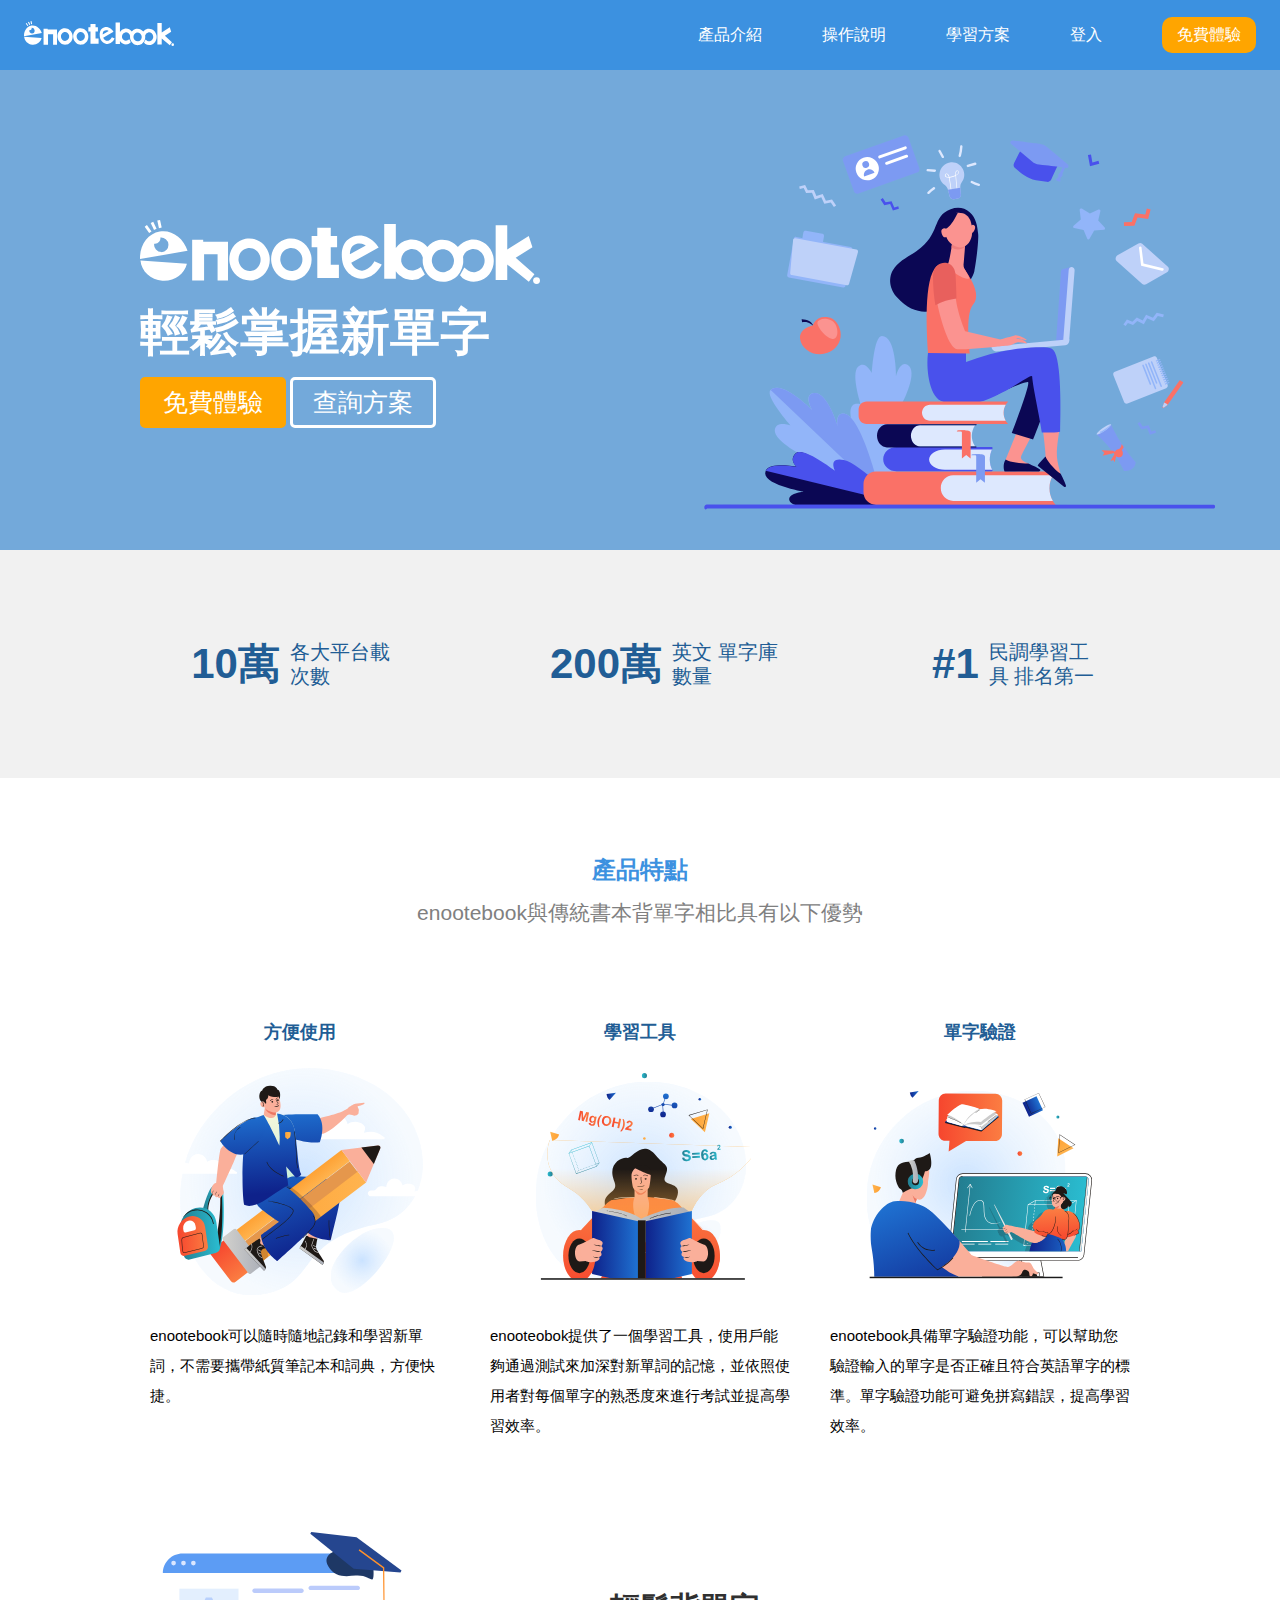
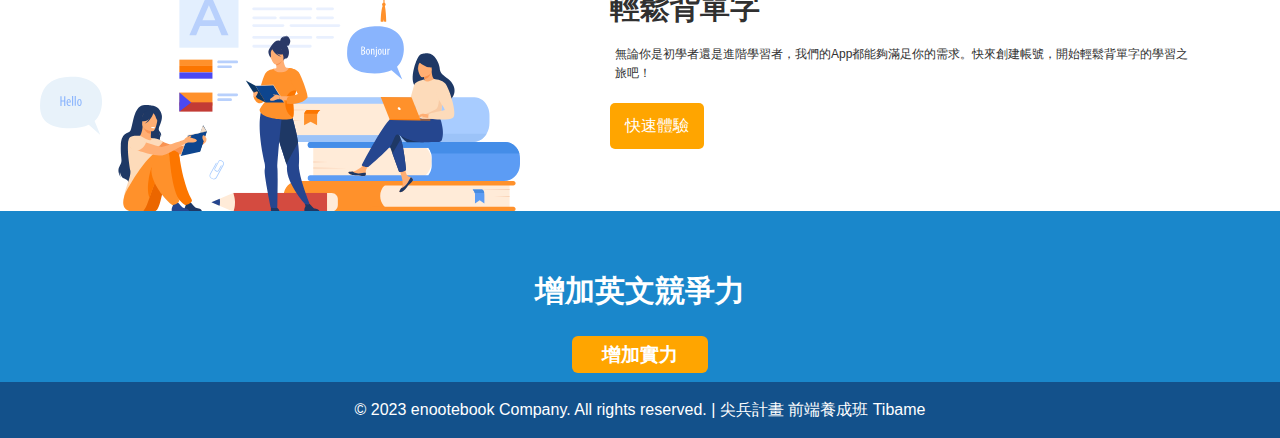
<file: index.html>
<!DOCTYPE html>
<html lang="en">
  <head>
    <meta charset="UTF-8" />
    <meta http-equiv="X-UA-Compatible" content="IE=edge" />
    <meta
      name="viewport"
      content="width=device-width, initial-scale=1.0, maximum-scale=1.0, user-scalable=0"
    />
    <link rel="stylesheet" href="css/index.css" />
    <link rel="stylesheet" href="css/template/vb_template.css" />
    <link rel="stylesheet" href="css/template/style_guide.css" />
    <title>Enootebook</title>
  </head>
  <body>
    <!-- header -->
    <header>
      <nav class="navbar">
        <a class="nav-branding" href="index.html"
          ><img src="svg/01_logo/enotebook_logo-white.svg"
        /></a>

        <ul class="nav-menu">
          <li class="nav-item">
            <a class="nav-link" href="index.html">產品介紹</a>
          </li>
          <li class="nav-item">
            <a class="nav-link" href="vb_steps.html">操作說明</a>
          </li>
          <li class="nav-item">
            <a class="nav-link" href="vb_pricingPage.html">學習方案</a>
          </li>
          <li class="nav-item">
            <a class="nav-link" class="btn-login" href="db_home.html">登入</a>
          </li>
          <li class="nav-item nav_outline">
            <a class="nav-link" class="btn-freelogin" href="db_home.html"
              >免費體驗</a
            >
          </li>
        </ul>

        <div class="hamburger">
          <span class="bar"></span>
          <span class="bar"></span>
          <span class="bar"></span>
        </div>
      </nav>
    </header>
    <div class="top-banner">
      <div class="header-banner">
        <div class="header-banner-box">
          <img src="svg/01_logo/enotebook_logo-white.svg" />
          <h1>輕鬆掌握新單字</h1>
          <div class="top_banner_btnBox">
            <a href="db_home.html" class="btn-banner-free">免費體驗</a>
            <a href="vb_pricingPage.html" class="btn-update">查詢方案</a>
          </div>
        </div>
      </div>
    </div>
    <div>
      <ul class="three-section">
        <li>
          <h3>10萬</h3>
          <p>各大平台載次數</p>
        </li>
        <li>
          <h3>200萬</h3>
          <p>英文 單字庫數量</p>
        </li>
        <li>
          <h3>#1</h3>
          <p>民調學習工具 排名第一</p>
        </li>
      </ul>
    </div>

    <main>
      <h2 class="main-title">產品特點</h2>
      <p class="main-subtitle">enootebook與傳統書本背單字相比具有以下優勢</p>
      <ul class="main-box">
        <li>
          <h3>方便使用</h3>
          <img src="svg/03_illustrator/01_HomePage/bn-feature-01.svg" />
          <p>
            enootebook可以隨時隨地記錄和學習新單詞，不需要攜帶紙質筆記本和詞典，方便快捷。
          </p>
        </li>
        <li>
          <h3>學習工具</h3>
          <img src="svg/03_illustrator/01_HomePage/bn-feature-03.svg" />
          <p>
            enooteobok提供了一個學習工具，使用戶能夠通過測試來加深對新單詞的記憶，並依照使用者對每個單字的熟悉度來進行考試並提高學習效率。
          </p>
        </li>
        <li>
          <h3>單字驗證</h3>
          <img src="svg/03_illustrator/01_HomePage/bn-feature-02.svg" />
          <p>
            enootebook具備單字驗證功能，可以幫助您驗證輸入的單字是否正確且符合英語單字的標準。單字驗證功能可避免拼寫錯誤，提高學習效率。
          </p>
        </li>
      </ul>
    </main>
    <div class="main-banner1">
      <div class="main-bn-innerbox">
        <img
          src="svg/03_illustrator/01_HomePage/bn_learningPeople.svg"
          alt=""
        />
        <div class="mb1-right">
          <h2>輕鬆背單字</h2>
          <p>
            無論你是初學者還是進階學習者，我們的App都能夠滿足你的需求。快來創建帳號，開始輕鬆背單字的學習之旅吧！
          </p>
          <a href="#">快速體驗</a>
        </div>
      </div>
    </div>
    <div class="main-banner2">
      <div class="mb2-box">
        <h3>增加英文競爭力</h3>
        <a class="btn-orange" href="#">增加實力</a>
      </div>
    </div>
    <footer>
      <p>
        &copy; 2023 enootebook Company. All rights reserved. |

        <a href="#">尖兵計畫 前端養成班</a><a href="#"> Tibame</a>
      </p>
    </footer>
    <script src="js/vb_temp.js"></script>
  </body>
</html>
</file>
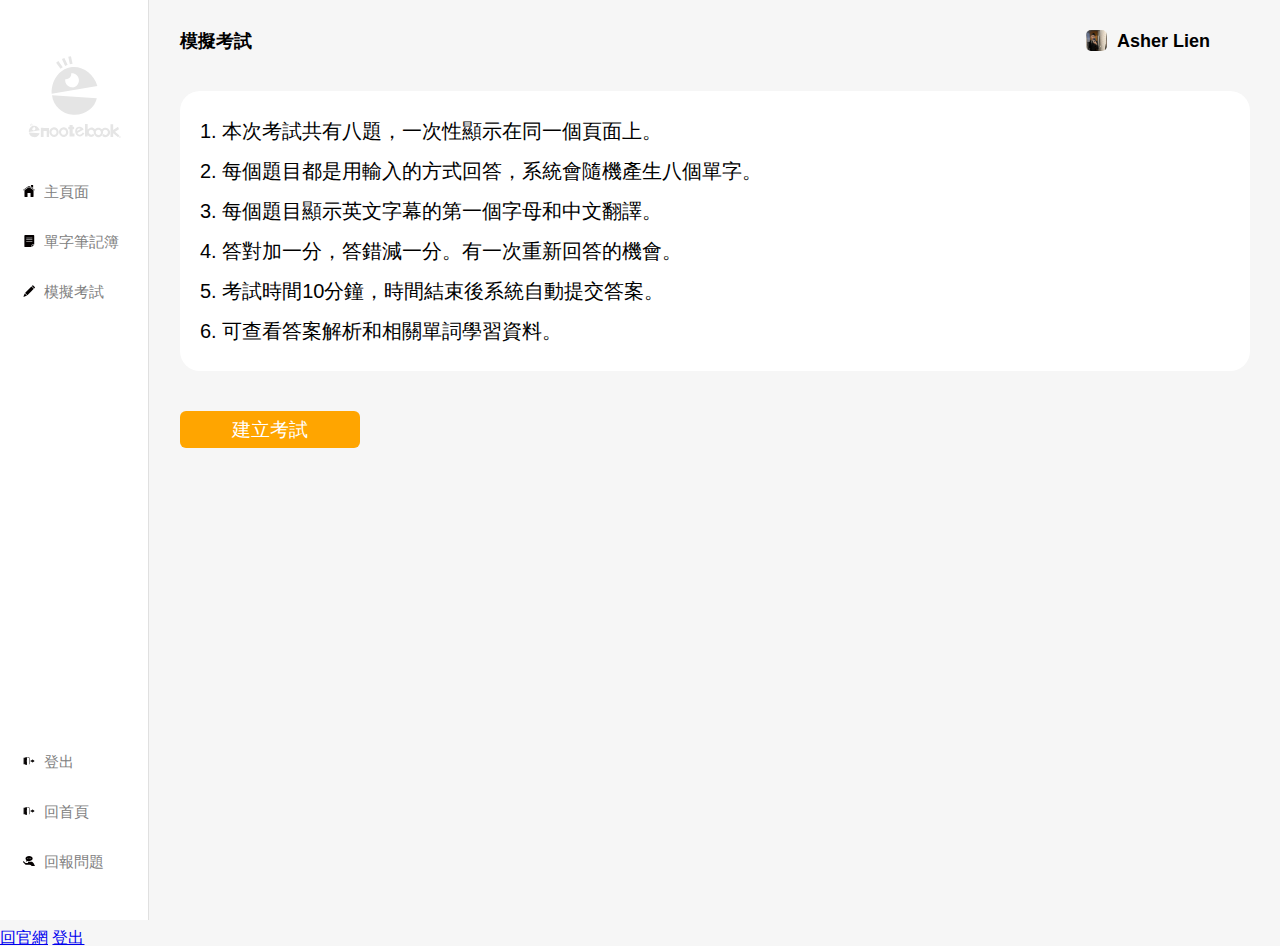
<file: db_exam.html>
<!DOCTYPE html>
<html lang="en">
  <head>
    <meta charset="UTF-8" />
    <meta http-equiv="X-UA-Compatible" content="IE=edge" />
    <meta
      name="viewport"
      content="width=device-width, initial-scale=1.0, maximum-scale=1.0, user-scalable=0"
    />
    <link rel="stylesheet" href="css/db_exam.css" />
    <link rel="stylesheet" href="css/template/db_template.css" />
    <link rel="stylesheet" href="css/template/style_guide.css" />
    <title>Enotebook</title>
  </head>
  <body>
    <nav class="navbar">
      <div class="top-info">
        <img class="logo" src="svg/01_logo/enotebook_e_grey.svg" />
      </div>

      <div class="menu-items">
        <ul class="nav-links">
          <li class="nav-item">
            <a href="db_home.html">
              <i>
                <img class="icon-s" src="svg/02_icon/icon-home.svg" />
              </i>

              <span class="link-name">主頁面</span>
            </a>
          </li>
          <li class="nav-item">
            <a href="db_wordlist.html">
              <i>
                <img class="icon-s" src="svg/02_icon/icon-list.svg" />
              </i>

              <span class="link-name">單字筆記簿</span>
            </a>
          </li>
          <li class="nav-item">
            <a href="db_exam.html">
              <i><img class="icon-s" src="svg/02_icon/icon-test.svg" /></i>

              <span class="link-name">模擬考試</span>
            </a>
          </li>
        </ul>
        <ul class="logout-mode">
          <li class="mode nav-item">
            <a href="index.html">
              <i><img class="icon-s" src="svg/02_icon/icon-logout.svg" /></i>
              <span class="link-name">登出</span>
            </a>
          </li>
          <li class="nav-item">
            <a href="index.html">
              <i><img class="icon-s" src="svg/02_icon/icon-logout.svg" /></i>

              <span class="link-name">回首頁</span>
            </a>
          </li>
          <li>
            <a href="db_report.html">
              <i><img class="icon-s" src="svg/02_icon/icon-advice.svg" /></i>

              <span class="link-name">回報問題</span>
            </a>
          </li>
        </ul>
      </div>
    </nav>
    <!-- ----------------儀表板------------------ -->
    <section class="dashboard">
      <!-- 標題 -->

      <!-- Content -->
      <div class="dash-content">
        <div class="top">
          <div class="top-greeting">模擬考試</div>
          <div class="head-box">
            <img src="image/02_Dashboard/user_photo.png" />
            <p>Asher Lien</p>
            <div class="hamburger">
              <span class="bar"></span>
              <span class="bar"></span>
              <span class="bar"></span>
            </div>
          </div>
        </div>
        <div class="overview">
          <div class="text-box">
            <p>1. 本次考試共有八題，一次性顯示在同一個頁面上。</p>
            <p>2. 每個題目都是用輸入的方式回答，系統會隨機產生八個單字。</p>
            <p>3. 每個題目顯示英文字幕的第一個字母和中文翻譯。</p>
            <p>4. 答對加一分，答錯減一分。有一次重新回答的機會。</p>
            <p>5. 考試時間10分鐘，時間結束後系統自動提交答案。</p>
            <p>6. 可查看答案解析和相關單詞學習資料。</p>
          </div>
          <a class="btn-exam btn-orange" href="db_exam_testing.html"
            >建立考試</a
          >
        </div>
      </div>
    </section>
    <div class="popup">
      <div class="popup_nav">
        <!-- rwd導覽列 -->
        <div class="rwd_navlink_box">
          <a class="rwd_navlink" href="db_home.html">
            <img class="rwd_icon" src="svg/02_icon/icon-home.svg" />
            <p>主畫面</p>
          </a>
          <a class="rwd_navlink" href="db_wordlist.html">
            <img class="rwd_icon" src="svg/02_icon/icon-list.svg" />
            <p>筆記簿</p>
          </a>
          <a class="rwd_navlink" href="db_exam.html">
            <img class="rwd_icon" src="svg/02_icon/icon-test.svg" />
            <p>考試</p>
          </a>
        </div>
        <div class="rwd_logout_box">
          <a href="index.html">回官網</a>
          <a href="index.html">登出</a>
        </div>
      </div>
    </div>
    <script src="js/db_temp.js"></script>
  </body>
</html>
</file>
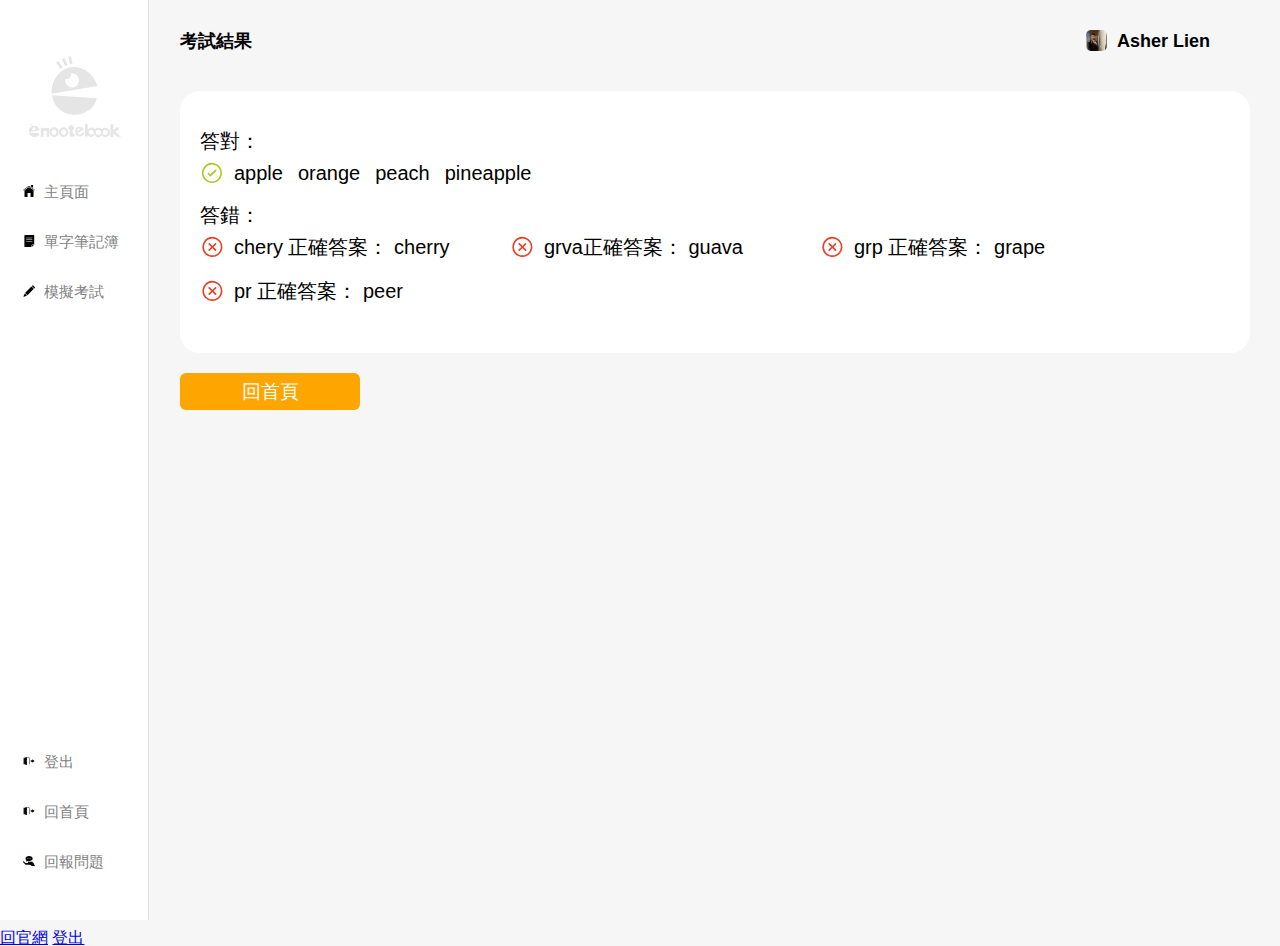
<file: db_exam_result.html>
<!DOCTYPE html>
<html lang="en">
  <head>
    <meta charset="UTF-8" />
    <meta http-equiv="X-UA-Compatible" content="IE=edge" />
    <meta
      name="viewport"
      content="width=device-width, initial-scale=1.0, maximum-scale=1.0, user-scalable=0"
    />
    <link rel="stylesheet" href="css/db_exam_result.css" />
    <link rel="stylesheet" href="css/template/db_template.css" />
    <link rel="stylesheet" href="css/template/style_guide.css" />
    <title>Enotebook</title>
  </head>
  <body>
    <nav class="navbar">
      <div class="top-info">
        <img class="logo" src="svg/01_logo/enotebook_e_grey.svg" />
      </div>

      <div class="menu-items">
        <ul class="nav-links">
          <li class="nav-item">
            <a href="db_home.html">
              <i>
                <img class="icon-s" src="svg/02_icon/icon-home.svg" />
              </i>

              <span class="link-name">主頁面</span>
            </a>
          </li>
          <li class="nav-item">
            <a href="db_wordlist.html">
              <i>
                <img class="icon-s" src="svg/02_icon/icon-list.svg" />
              </i>

              <span class="link-name">單字筆記簿</span>
            </a>
          </li>
          <li class="nav-item">
            <a href="db_exam.html">
              <i><img class="icon-s" src="svg/02_icon/icon-test.svg" /></i>

              <span class="link-name">模擬考試</span>
            </a>
          </li>
        </ul>
        <ul class="logout-mode">
          <li class="mode nav-item">
            <a href="index.html">
              <i><img class="icon-s" src="svg/02_icon/icon-logout.svg" /></i>
              <span class="link-name">登出</span>
            </a>
          </li>
          <li class="nav-item">
            <a href="index.html">
              <i><img class="icon-s" src="svg/02_icon/icon-logout.svg" /></i>

              <span class="link-name">回首頁</span>
            </a>
          </li>
          <li>
            <a href="db_report.html">
              <i><img class="icon-s" src="svg/02_icon/icon-advice.svg" /></i>

              <span class="link-name">回報問題</span>
            </a>
          </li>
        </ul>
      </div>
    </nav>
    <!-- ----------------儀表板------------------ -->
    <section class="dashboard">
      <div class="dash-content">
        <!-- 標題 -->
        <div class="top">
          <div class="top-greeting">考試結果</div>
          <div class="head-box">
            <img src="image/02_Dashboard/user_photo.png" />
            <p>Asher Lien</p>
            <div class="hamburger">
              <span class="bar"></span>
              <span class="bar"></span>
              <span class="bar"></span>
            </div>
          </div>
        </div>
        <div class="overview">
          <div class="result-box">
            <div class="result-correctbox">
              <h2>答對：</h2>
              <div class="result-correctbox-item">
                <img class="icon-m" src="svg/02_icon/icon-correct.svg" alt="" />
                <div class="result-correctbox-textbox">
                  <p>apple</p>
                  <p>orange</p>
                  <p>peach</p>
                  <p>pineapple</p>
                </div>
              </div>
            </div>
            <div class="result-wrongbox">
              <h2>答錯：</h2>
              <div class="result-wrongbox-item-all">
                <div class="result-wrongbox-item">
                  <img class="icon-m" src="svg/02_icon/icon-wrong.svg" alt="" />
                  <p>chery 正確答案： cherry</p>
                </div>
                <div class="result-wrongbox-item">
                  <img class="icon-m" src="svg/02_icon/icon-wrong.svg" alt="" />
                  <p>grva正確答案： guava</p>
                </div>
                <div class="result-wrongbox-item">
                  <img class="icon-m" src="svg/02_icon/icon-wrong.svg" alt="" />
                  <p>grp 正確答案： grape</p>
                </div>
                <div class="result-wrongbox-item">
                  <img class="icon-m" src="svg/02_icon/icon-wrong.svg" alt="" />
                  <p>pr 正確答案： peer</p>
                </div>
              </div>
            </div>
          </div>
          <a class="btn-submit btn-orange" href="db_home.html">回首頁</a>
        </div>
      </div>
    </section>
    <div class="popup">
      <div class="popup_nav">
        <!-- rwd導覽列 -->
        <div class="rwd_navlink_box">
          <a class="rwd_navlink" href="db_home.html">
            <img class="rwd_icon" src="svg/02_icon/icon-home.svg" />
            <p>主畫面</p>
          </a>
          <a class="rwd_navlink" href="db_wordlist.html">
            <img class="rwd_icon" src="svg/02_icon/icon-list.svg" />
            <p>筆記簿</p>
          </a>
          <a class="rwd_navlink" href="db_exam.html">
            <img class="rwd_icon" src="svg/02_icon/icon-test.svg" />
            <p>考試</p>
          </a>
        </div>
        <div class="rwd_logout_box">
          <a href="index.html">回官網</a>
          <a href="index.html">登出</a>
        </div>
      </div>
    </div>
    <script src="js/db_temp.js"></script>
  </body>
</html>
</file>
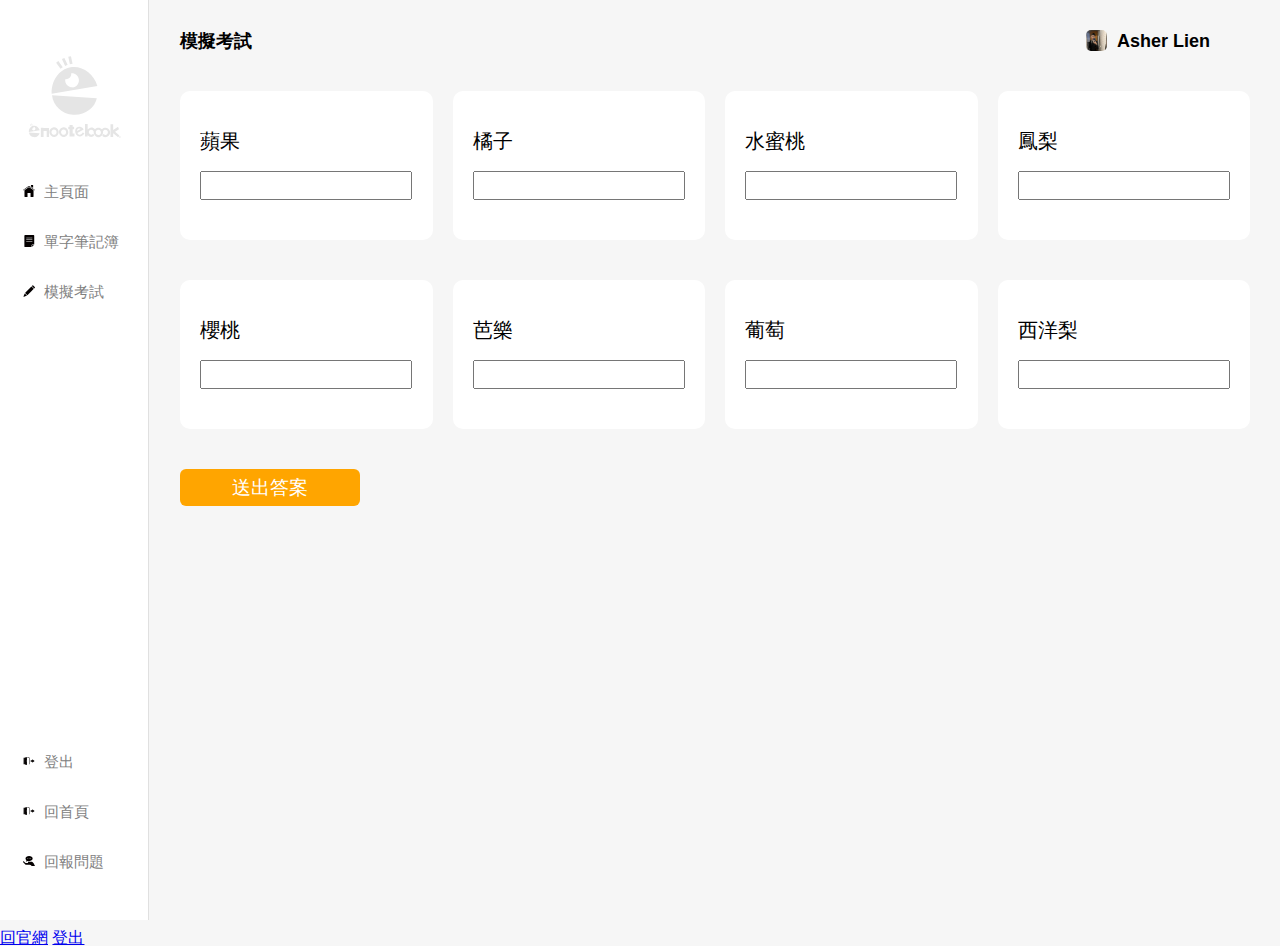
<file: db_exam_testing.html>
<!DOCTYPE html>
<html lang="en">
  <head>
    <meta charset="UTF-8" />
    <meta http-equiv="X-UA-Compatible" content="IE=edge" />
    <meta
      name="viewport"
      content="width=device-width, initial-scale=1.0, maximum-scale=1.0, user-scalable=0"
    />
    <link rel="stylesheet" href="css/db_exam_testing.css" />
    <link rel="stylesheet" href="css/template/db_template.css" />
    <link rel="stylesheet" href="css/template/style_guide.css" />
    <title>Enotebook</title>
  </head>
  <body>
    <nav class="navbar">
      <div class="top-info">
        <img class="logo" src="svg/01_logo/enotebook_e_grey.svg" />
      </div>

      <div class="menu-items">
        <ul class="nav-links">
          <li class="nav-item">
            <a href="db_home.html">
              <i>
                <img class="icon-s" src="svg/02_icon/icon-home.svg" />
              </i>

              <span class="link-name">主頁面</span>
            </a>
          </li>
          <li class="nav-item">
            <a href="db_wordlist.html">
              <i>
                <img class="icon-s" src="svg/02_icon/icon-list.svg" />
              </i>

              <span class="link-name">單字筆記簿</span>
            </a>
          </li>
          <li class="nav-item">
            <a href="db_exam.html">
              <i><img class="icon-s" src="svg/02_icon/icon-test.svg" /></i>

              <span class="link-name">模擬考試</span>
            </a>
          </li>
        </ul>
        <ul class="logout-mode">
          <li class="mode nav-item">
            <a href="index.html">
              <i><img class="icon-s" src="svg/02_icon/icon-logout.svg" /></i>
              <span class="link-name">登出</span>
            </a>
          </li>
          <li class="nav-item">
            <a href="index.html">
              <i><img class="icon-s" src="svg/02_icon/icon-logout.svg" /></i>

              <span class="link-name">回首頁</span>
            </a>
          </li>
          <li>
            <a href="db_report.html">
              <i><img class="icon-s" src="svg/02_icon/icon-advice.svg" /></i>

              <span class="link-name">回報問題</span>
            </a>
          </li>
        </ul>
      </div>
    </nav>
    <!-- ----------------儀表板------------------ -->
    <section class="dashboard">
      <div class="dash-content">
        <!-- 標題 -->
        <div class="top">
          <div class="top-greeting">模擬考試</div>
          <div class="head-box">
            <img src="image/02_Dashboard/user_photo.png" />
            <p>Asher Lien</p>
            <div class="hamburger">
              <span class="bar"></span>
              <span class="bar"></span>
              <span class="bar"></span>
            </div>
          </div>
        </div>
        <div class="overview">
          <div class="exam-box">
            <div class="exam-box-card">
              <p>蘋果</p>
              <input type="text" />
            </div>
            <div class="exam-box-card">
              <p>橘子</p>
              <input type="text" />
            </div>
            <div class="exam-box-card">
              <p>水蜜桃</p>
              <input type="text" />
            </div>
            <div class="exam-box-card">
              <p>鳳梨</p>
              <input type="text" />
            </div>
          </div>
          <div class="exam-box">
            <div class="exam-box-card">
              <p>櫻桃</p>
              <input type="text" />
            </div>
            <div class="exam-box-card">
              <p>芭樂</p>
              <input type="text" />
            </div>
            <div class="exam-box-card">
              <p>葡萄</p>
              <input type="text" />
            </div>
            <div class="exam-box-card">
              <p>西洋梨</p>
              <input type="text" />
            </div>
          </div>
          <a class="btn-submit btn-orange" href="db_exam_result.html"
            >送出答案</a
          >
        </div>
      </div>
    </section>
    <div class="popup">
      <div class="popup_nav">
        <!-- rwd導覽列 -->
        <div class="rwd_navlink_box">
          <a class="rwd_navlink" href="db_home.html">
            <img class="rwd_icon" src="svg/02_icon/icon-home.svg" />
            <p>主畫面</p>
          </a>
          <a class="rwd_navlink" href="db_wordlist.html">
            <img class="rwd_icon" src="svg/02_icon/icon-list.svg" />
            <p>筆記簿</p>
          </a>
          <a class="rwd_navlink" href="db_exam.html">
            <img class="rwd_icon" src="svg/02_icon/icon-test.svg" />
            <p>考試</p>
          </a>
        </div>
        <div class="rwd_logout_box">
          <a href="index.html">回官網</a>
          <a href="index.html">登出</a>
        </div>
      </div>
    </div>
    <script src="js/db_temp.js"></script>
  </body>
</html>
</file>
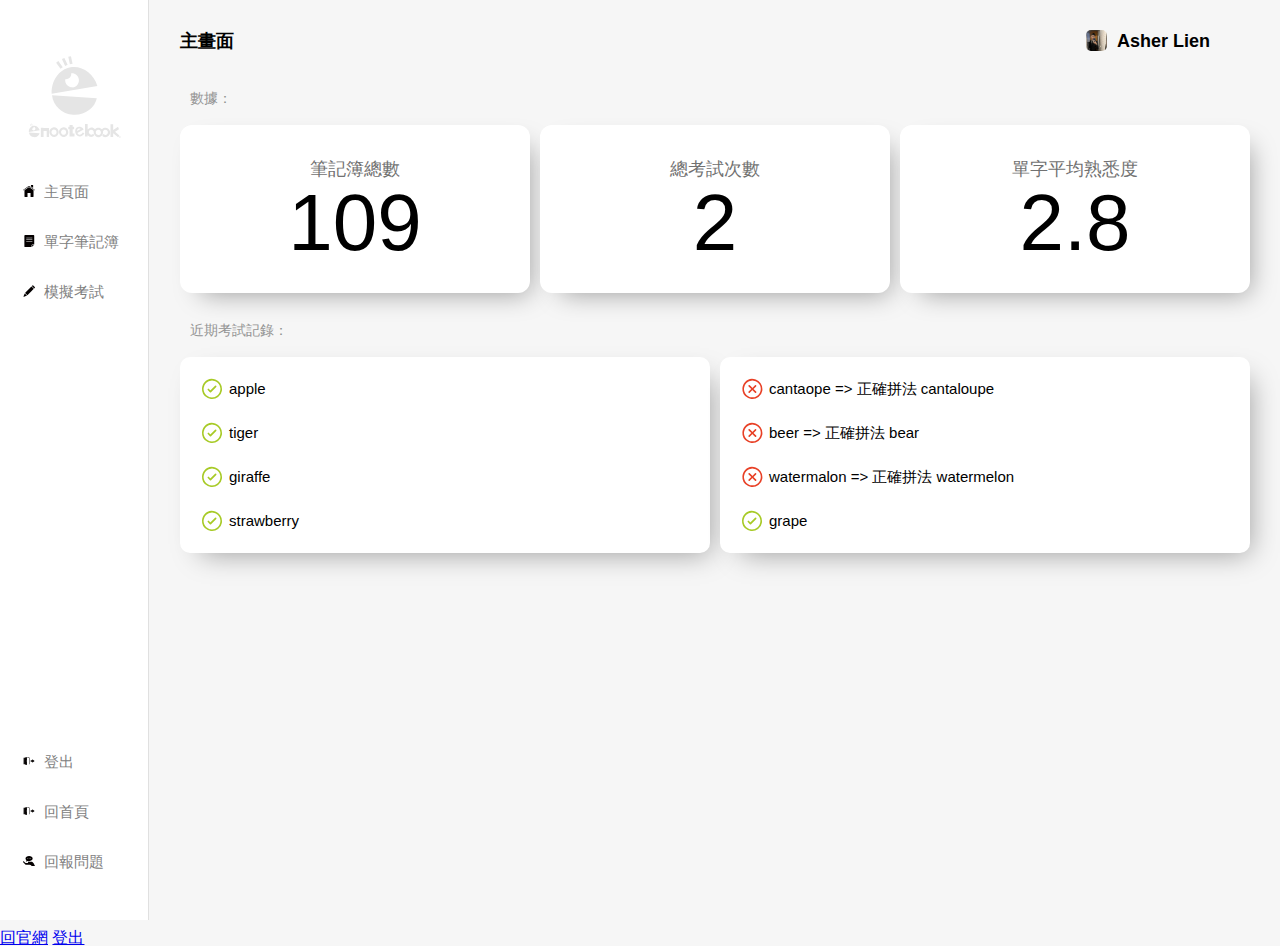
<file: db_home.html>
<!DOCTYPE html>
<html lang="en">
  <head>
    <meta charset="UTF-8" />
    <meta http-equiv="X-UA-Compatible" content="IE=edge" />
    <meta
      name="viewport"
      content="width=device-width, initial-scale=1.0, maximum-scale=1.0, user-scalable=0"
    />
    <link rel="stylesheet" href="css/db_home.css" />
    <link rel="stylesheet" href="css/template/db_template.css" />
    <link rel="stylesheet" href="css/template/style_guide.css" />
    <title>Enotebook</title>
  </head>
  <body>
    <nav class="navbar">
      <div class="top-info">
        <img class="logo" src="svg/01_logo/enotebook_e_grey.svg" />
      </div>

      <div class="menu-items">
        <ul class="nav-links">
          <li class="nav-item">
            <a href="db_home.html">
              <i>
                <img class="icon-s" src="svg/02_icon/icon-home.svg" />
              </i>

              <span class="link-name">主頁面</span>
            </a>
          </li>
          <li class="nav-item">
            <a href="db_wordlist.html">
              <i>
                <img class="icon-s" src="svg/02_icon/icon-list.svg" />
              </i>

              <span class="link-name">單字筆記簿</span>
            </a>
          </li>
          <li class="nav-item">
            <a href="db_exam.html">
              <i><img class="icon-s" src="svg/02_icon/icon-test.svg" /></i>

              <span class="link-name">模擬考試</span>
            </a>
          </li>
        </ul>
        <ul class="logout-mode">
          <li class="mode nav-item">
            <a href="index.html">
              <i><img class="icon-s" src="svg/02_icon/icon-logout.svg" /></i>
              <span class="link-name">登出</span>
            </a>
          </li>
          <li class="nav-item">
            <a href="index.html">
              <i><img class="icon-s" src="svg/02_icon/icon-logout.svg" /></i>

              <span class="link-name">回首頁</span>
            </a>
          </li>
          <li>
            <a href="db_report.html">
              <i><img class="icon-s" src="svg/02_icon/icon-advice.svg" /></i>

              <span class="link-name">回報問題</span>
            </a>
          </li>
        </ul>
      </div>
    </nav>
    <!-- ----------------儀表板------------------ -->
    <section class="dashboard">
      <div class="dash-content">
        <div class="top">
          <div class="top_info_box">
            <img
              class="sm_grey_logo"
              src="svg/01_logo/enotebook_elogo_grey.svg"
              alt=""
            />
            <div class="top-greeting">主畫面</div>
          </div>

          <div class="head-box">
            <img class="info_photo" src="image/02_Dashboard/user_photo.png" />
            <p>Asher Lien</p>
            <div class="hamburger">
              <span class="bar"></span>
              <span class="bar"></span>
              <span class="bar"></span>
            </div>
          </div>
        </div>
        <div class="overview">
          <div class="title">
            <span class="text">數據：</span>
          </div>
          <div class="boxes">
            <div class="box box1">
              <i></i>
              <span class="text">筆記簿總數</span>
              <span class="number allword">23</span>
            </div>
            <div class="box box2">
              <i></i>
              <span class="text">總考試次數</span>
              <span class="number testRecordTotal">4</span>
            </div>
            <div class="box box3">
              <i> </i>
              <span class="text">單字平均熟悉度</span>
              <span class="number familiarNum">3.7</span>
            </div>
          </div>
        </div>
      </div>
      <div class="dash-testRecord">
        <div class="title">
          <span class="text">近期考試記錄：</span>
        </div>
        <div class="record-bigBox">
          <div class="smallBox">
            <div class="record-rows record-leftbox">
              <div class="text-box">
                <img class="icon-m" src="svg/02_icon/icon-correct.svg" />
                <div class="row-text-box">apple</div>
              </div>
              <div class="text-box">
                <img class="icon-m" src="svg/02_icon/icon-wrong.svg" />
                <div class="row-text-box">aple -> 正確拼法：apple</div>
              </div>
              <div class="text-box">
                <img class="icon-m" src="svg/02_icon/icon-wrong.svg" />
                <div class="row-text-box">aple -> 正確拼法：apple</div>
              </div>
              <div class="text-box">
                <img class="icon-m" src="svg/02_icon/icon-wrong.svg" />
                <div class="row-text-box">aple -> 正確拼法：apple</div>
              </div>
            </div>
          </div>
          <div class="smallBox">
            <div class="record-rows record-Rightbox">
              <div class="text-box">
                <img class="icon-m" src="svg/02_icon/icon-correct.svg" />
                <div class="row-text-box">apple</div>
              </div>
              <div class="text-box">
                <img class="icon-m" src="svg/02_icon/icon-wrong.svg" />
                <div class="row-text-box">aple -> 正確拼法：apple</div>
              </div>
              <div class="text-box">
                <img class="icon-m" src="svg/02_icon/icon-wrong.svg" />
                <div class="row-text-box">aple -> 正確拼法：apple</div>
              </div>
              <div class="text-box">
                <img class="icon-m" src="svg/02_icon/icon-wrong.svg" />
                <div class="row-text-box">aple -> 正確拼法：apple</div>
              </div>
            </div>
          </div>
        </div>
      </div>
    </section>
    <div class="popup">
      <div class="popup_nav">
        <!-- rwd導覽列 -->
        <div class="rwd_navlink_box">
          <a class="rwd_navlink" href="db_home.html">
            <img class="rwd_icon" src="svg/02_icon/icon-home.svg" />
            <p>主畫面</p>
          </a>
          <a class="rwd_navlink" href="db_wordlist.html">
            <img class="rwd_icon" src="svg/02_icon/icon-list.svg" />
            <p>筆記簿</p>
          </a>
          <a class="rwd_navlink" href="db_exam.html">
            <img class="rwd_icon" src="svg/02_icon/icon-test.svg" />
            <p>考試</p>
          </a>
        </div>
        <div class="rwd_logout_box">
          <a href="index.html">回官網</a>
          <a href="index.html">登出</a>
        </div>
      </div>
    </div>

    <script src="js/db_home.js"></script>
    <script src="js/db_temp.js"></script>
  </body>
</html>
</file>
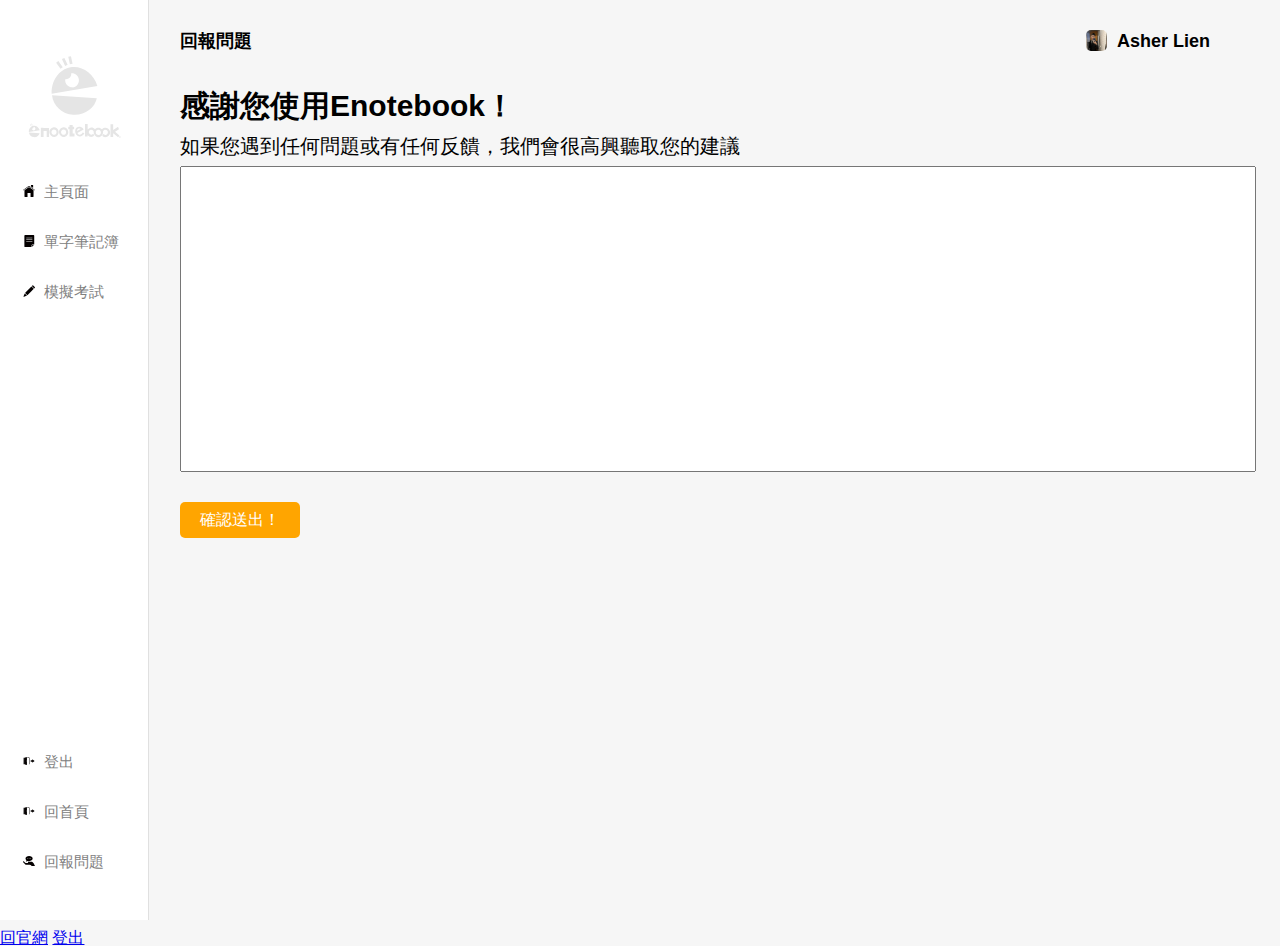
<file: db_report.html>
<!DOCTYPE html>
<html lang="en">
  <head>
    <meta charset="UTF-8" />
    <meta http-equiv="X-UA-Compatible" content="IE=edge" />
    <meta
      name="viewport"
      content="width=device-width, initial-scale=1.0, maximum-scale=1.0, user-scalable=0"
    />
    <link rel="stylesheet" href="css/db_report.css" />
    <link rel="stylesheet" href="css/template/db_template.css" />
    <link rel="stylesheet" href="css/template/style_guide.css" />
    <title>Enotebook</title>
  </head>
  <body>
    <nav class="navbar">
      <div class="top-info">
        <img class="logo" src="svg/01_logo/enotebook_e_grey.svg" />
      </div>

      <div class="menu-items">
        <ul class="nav-links">
          <li class="nav-item">
            <a href="db_home.html">
              <i>
                <img class="icon-s" src="svg/02_icon/icon-home.svg" />
              </i>

              <span class="link-name">主頁面</span>
            </a>
          </li>
          <li class="nav-item">
            <a href="db_wordlist.html">
              <i>
                <img class="icon-s" src="svg/02_icon/icon-list.svg" />
              </i>

              <span class="link-name">單字筆記簿</span>
            </a>
          </li>
          <li class="nav-item">
            <a href="db_exam.html">
              <i><img class="icon-s" src="svg/02_icon/icon-test.svg" /></i>

              <span class="link-name">模擬考試</span>
            </a>
          </li>
        </ul>
        <ul class="logout-mode">
          <li class="mode nav-item">
            <a href="index.html">
              <i><img class="icon-s" src="svg/02_icon/icon-logout.svg" /></i>
              <span class="link-name">登出</span>
            </a>
          </li>
          <li class="nav-item">
            <a href="index.html">
              <i><img class="icon-s" src="svg/02_icon/icon-logout.svg" /></i>

              <span class="link-name">回首頁</span>
            </a>
          </li>
          <li>
            <a href="db_report.html">
              <i><img class="icon-s" src="svg/02_icon/icon-advice.svg" /></i>

              <span class="link-name">回報問題</span>
            </a>
          </li>
        </ul>
      </div>
    </nav>
    <!-- ----------------儀表板------------------ -->
    <section class="dashboard">
      <!-- 標題 -->

      <!-- Content -->
      <div class="dash-content">
        <div class="top">
          <div class="top-greeting">回報問題</div>
          <div class="head-box">
            <img src="image/02_Dashboard/user_photo.png" />
            <p>Asher Lien</p>
            <div class="hamburger">
              <span class="bar"></span>
              <span class="bar"></span>
              <span class="bar"></span>
            </div>
          </div>
        </div>
        <div class="overview">
          <h2>感謝您使用Enotebook！</h2>
          <p>如果您遇到任何問題或有任何反饋，我們會很高興聽取您的建議</p>
          <textarea name="" id="" cols="30" rows="10"></textarea>
          <a href="">確認送出！</a>
        </div>
      </div>
    </section>
    <div class="popup">
      <div class="popup_nav">
        <!-- rwd導覽列 -->
        <div class="rwd_navlink_box">
          <a class="rwd_navlink" href="db_home.html">
            <img class="rwd_icon" src="svg/02_icon/icon-home.svg" />
            <p>主畫面</p>
          </a>
          <a class="rwd_navlink" href="db_wordlist.html">
            <img class="rwd_icon" src="svg/02_icon/icon-list.svg" />
            <p>筆記簿</p>
          </a>
          <a class="rwd_navlink" href="db_exam.html">
            <img class="rwd_icon" src="svg/02_icon/icon-test.svg" />
            <p>考試</p>
          </a>
        </div>
        <div class="rwd_logout_box">
          <a href="index.html">回官網</a>
          <a href="index.html">登出</a>
        </div>
      </div>
    </div>
    <script src="js/db_temp.js"></script>
  </body>
</html>
</file>
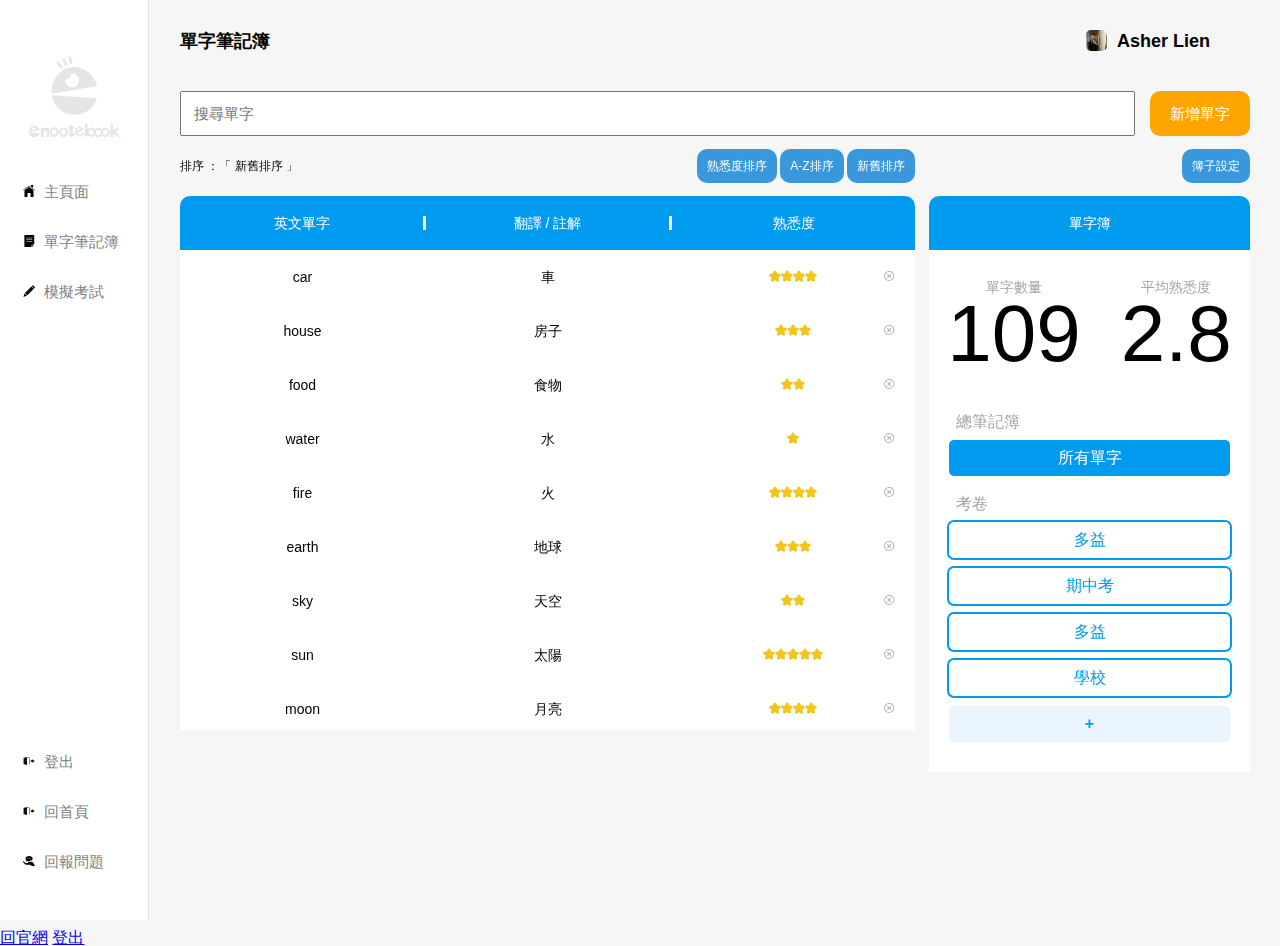
<file: db_wordlist.html>
<!DOCTYPE html>
<html lang="en">
  <head>
    <meta charset="UTF-8" />
    <meta http-equiv="X-UA-Compatible" content="IE=edge" />
    <meta
      name="viewport"
      content="width=device-width, initial-scale=1.0, maximum-scale=1.0, user-scalable=0"
    />
    <link rel="stylesheet" href="css/db_wordlist.css" />
    <link rel="stylesheet" href="css/template/db_template.css" />
    <link rel="stylesheet" href="css/template/style_guide.css" />
    <title>Enotebook</title>
  </head>
  <body>
    <nav class="navbar">
      <div class="top-info">
        <img class="logo" src="svg/01_logo/enotebook_e_grey.svg" />
      </div>

      <div class="menu-items">
        <ul class="nav-links">
          <li class="nav-item">
            <a href="db_home.html">
              <i>
                <img class="icon-s" src="svg/02_icon/icon-home.svg" />
              </i>

              <span class="link-name">主頁面</span>
            </a>
          </li>
          <li class="nav-item">
            <a href="db_wordlist.html">
              <i>
                <img class="icon-s" src="svg/02_icon/icon-list.svg" />
              </i>

              <span class="link-name">單字筆記簿</span>
            </a>
          </li>
          <li class="nav-item">
            <a href="db_exam.html">
              <i><img class="icon-s" src="svg/02_icon/icon-test.svg" /></i>

              <span class="link-name">模擬考試</span>
            </a>
          </li>
        </ul>
        <ul class="logout-mode">
          <li class="mode nav-item">
            <a href="index.html">
              <i><img class="icon-s" src="svg/02_icon/icon-logout.svg" /></i>
              <span class="link-name">登出</span>
            </a>
          </li>
          <li class="nav-item">
            <a href="index.html">
              <i><img class="icon-s" src="svg/02_icon/icon-logout.svg" /></i>

              <span class="link-name">回首頁</span>
            </a>
          </li>
          <li>
            <a href="db_report.html">
              <i><img class="icon-s" src="svg/02_icon/icon-advice.svg" /></i>

              <span class="link-name">回報問題</span>
            </a>
          </li>
        </ul>
      </div>
    </nav>
    <!-- ----------------儀表板------------------ -->
    <section class="dashboard">
      <!-- 標題 -->

      <!-- Content -->
      <div class="dash-content">
        <!-- 上欄位： -->
        <div class="top">
          <div class="top-greeting">單字筆記簿</div>
          <div class="head-box">
            <img src="image/02_Dashboard/user_photo.png" />
            <p>Asher Lien</p>
            <div class="hamburger">
              <span class="bar"></span>
              <span class="bar"></span>
              <span class="bar"></span>
            </div>
          </div>
        </div>
        <div class="overview">
          <div class="title"></div>
          <!-- 搜尋欄 -->
          <div class="searchbar-box">
            <input type="text" class="searchbar" placeholder="搜尋單字" />

            <a class="btn_add" href="#">新增單字</a>
            <!-- <a class="" href="#">加入單字到小筆記簿</a> -->
          </div>
          <!-- 左右boxes -->
          <div class="main-content">
            <!-- 左邊：content -->
            <div class="mc-leftbox">
              <div class="top-text-box">
                <div class="loadCurSort">排序 ：「 新舊排序 」</div>
                <div class="btn-text">
                  <a class="btn_sort" href="#">熟悉度排序</a>
                  <a class="btn_aToz" href="#">A-Z排序</a>
                  <a class="btn_NewOld" href="#">新舊排序</a>
                </div>
              </div>
              <div class="filter-box">
                <div class="filter-title">
                  <div class="word border-right">英文單字</div>
                  <div class="word border-right">翻譯 / 註解</div>
                  <div class="word">熟悉度</div>
                </div>
                <div class="output"></div>
                <!-- <div class="filter-row">
              <div class="word">apple</div>
              <div class="word">蘋果</div>
              <div class="word">
                <div class="starbox">
                  <img class="icon-s" src="svg/02_icon/icon-star.svg" />
                  <img class="icon-s" src="svg/02_icon/icon-star.svg" />
                  <img class="icon-s" src="svg/02_icon/icon-star.svg" />
                </div>
                <a href="#" class="icon-s icon-delete">
                  <img src="svg/02_icon/icon-wrong_grey.svg" />
                </a>
              </div>
            </div> -->
              </div>
            </div>
            <!-- 右邊：content -->
            <div class="mc-rightbox">
              <div class="top-text-box2">
                <div class="btn-text2">
                  <a href="#">簿子設定</a>
                </div>
              </div>
              <div class="filter-box">
                <div class="filter-title">
                  <div class="word">單字簿</div>
                </div>
                <div class="notebook_output">
                  <div class="notes_box">
                    <h3 class="notes_data_box">
                      <label>
                        <p>單字數量</p>
                        <h4 class="wordLength">20</h4>
                      </label>
                      <label>
                        <p>平均熟悉度</p>
                        <h4 class="wordFamiliar">3.7</h4>
                      </label>
                    </h3>
                    <p class="choose_notebook">總筆記簿</p>
                    <a
                      id="all_notebook"
                      class="all_notebooks btn_color"
                      href="#"
                      >所有單字</a
                    >
                    <p class="choose_notebook">考卷</p>

                    <!-- 這邊是放小筆記本的按鈕 -->
                  </div>
                </div>
              </div>
            </div>
          </div>
        </div>
      </div>

      <div id="pop_up_addword" class="modal">
        <div class="modal-content">
          <div class="addword_titlebox">
            <h3 class="addword_title">新增單字</h3>
          </div>
          <div class="addword_content">
            <div class="addword_engbox">
              <p>英文單字：</p>
              <div class="question_icon">
                <img src="svg/02_icon/icon-question.svg" alt="" />
              </div>
            </div>

            <input id="input_word" type="text" />
            <p class="addword_chWord">翻譯 / 註解：</p>
            <input type="text" id="ch_input_word" />

            <div class="verify_label">
              <p>提示：</p>
              <p class="verify_info_label"></p>
            </div>
          </div>

          <div class="addword_button">
            <a class="aw_btn_grey btn_cancel_addword" href="#">取消</a>
            <a class="aw_btn_grey no_click btn_add_word" href="#">驗證中</a>
          </div>
        </div>
      </div>
    </section>
    <div class="popup">
      <div class="popup_nav">
        <!-- rwd導覽列 -->
        <div class="rwd_navlink_box">
          <a class="rwd_navlink" href="db_home.html">
            <img class="rwd_icon" src="svg/02_icon/icon-home.svg" />
            <p>主畫面</p>
          </a>
          <a class="rwd_navlink" href="db_wordlist.html">
            <img class="rwd_icon" src="svg/02_icon/icon-list.svg" />
            <p>筆記簿</p>
          </a>
          <a class="rwd_navlink" href="db_exam.html">
            <img class="rwd_icon" src="svg/02_icon/icon-test.svg" />
            <p>考試</p>
          </a>
        </div>
        <div class="rwd_logout_box">
          <a href="index.html">回官網</a>
          <a href="index.html">登出</a>
        </div>
      </div>
    </div>
    <script src="js/db_wordlist.js"></script>
    <script src="js/db_temp.js"></script>
  </body>
</html>
</file>
<file: css/template/vb_template.css>
* {
  box-sizing: border-box;
}

body {
  margin: 0 auto;
}

/* -----------------header------------------------- */
header {
  background-color: #3c91e0;
}

li {
  list-style: none;
}

a {
  color: white;
  text-decoration: none;
}

.navbar {
  min-height: 70px;
  display: flex;
  justify-content: space-between;
  align-items: center;
  padding: 0 24px;
}

.nav-menu {
  display: flex;
  justify-content: space-between;
  align-items: center;
  gap: 60px;
}

.nav-branding {
  width: 150px;
}

.nav-link {
  transition: 0.7s ease;
}

.nav-link:hover {
  text-decoration: underline;
}

.nav_outline {
  border-radius: 10px;
  padding: 10px 15px;
  background-color: orange;
}

.hamburger {
  display: none;
  cursor: pointer;
}

.bar {
  display: block;
  width: 25px;
  height: 3px;
  margin: 5px auto;
  transition: all 0.3s ease-in-out;
  background-color: white;
}

@media (max-width: 768px) {
  .hamburger {
    display: block;
  }

  .hamburger.active .bar:nth-child(2) {
    opacity: 0;
  }
  .hamburger.active .bar:nth-child(1) {
    transform: translateY(8px) rotate(45deg);
  }
  .hamburger.active .bar:nth-child(3) {
    transform: translateY(-8px) rotate(-45deg);
  }

  .nav-menu {
    box-sizing: border-box;
    position: fixed;
    left: -100%;
    top: 70px;
    gap: 0;
    flex-direction: column;
    background-color: #3c91e0;
    width: 100%;
    text-align: center;
    transition: 0.3s;
  }

  .nav-item {
    margin: 16px 0;
  }

  .nav-menu.active {
    left: 0;
  }
}

/* --------------Footer------------ */
/* Footer styles */
footer {
  background-color: #13518b;
  color: #fff;
  padding: 20px;
  text-align: center;

  bottom: 0;
  width: 100%;
  box-sizing: border-box;
}

footer a {
  color: #fff;
  text-decoration: none;
}

footer a:hover {
  text-decoration: underline;
}

.hamburger {
  display: none;
  cursor: pointer;
}

.bar {
  display: block;
  width: 25px;
  height: 3px;
  margin: 5px auto;
  transition: all 0.3s ease-in-out;
  background-color: white;
}

body.lock-scroll {
  overflow: hidden;
}

@media screen and (max-width: 414px) {
  .navbar {
    width: 100%;
    box-sizing: border-box;
  }

  .nav-branding img {
    width: 100%;
  }

  .hamburger {
    display: block;
  }

  .hamburger.active .bar:nth-child(2) {
    opacity: 0;
  }
  .hamburger.active .bar:nth-child(1) {
    transform: translateY(8px) rotate(45deg);
  }
  .hamburger.active .bar:nth-child(3) {
    transform: translateY(-8px) rotate(-45deg);
  }

  .nav-menu {
    position: fixed;
    left: -100%;
    top: 70px;
    gap: 0;
    flex-direction: column;

    width: 100%;
    text-align: center;
    transition: 0.3s;
  }

  .nav-item {
    margin: 16px 0;
  }

  .nav-menu.active {
    left: 0;
  }
}

@media screen and (max-width: 390px) {
}
</file>
<file: css/template/style_guide.css>
/*  */

body {
  font-family: 'Noto Sans TC', sans-serif;
  box-sizing: border-box;
}

/* Button */
.btn-orange {
  display: inline-block;
  background-color: orange;
  padding: 9px 30px;
  color: white;
  font-size: 19px;
  text-decoration: none;
  border-radius: 6px;
}

.btn-orange:hover {
  box-shadow: -1px -1px 20px 0px rgba(0, 0, 0, 0.15);
}

.btn-blue {
  display: inline-block;
  outline: 1px solid #3c91e0;
  color: #3c91e0;
  padding: 9px 30px;

  font-size: 19px;
  text-decoration: none;
  border-radius: 6px;
}
</file>
<file: css/template/db_template.css>
/* Nav & Top */

body {
  min-height: 100vh;
  background-color: rgb(246, 246, 246);
}

/* style setting */

.icon-s {
  width: 12px;
}

.icon-m {
  width: 24px;
}

/* TOP */

.top .top-greeting {
  font-size: 18px;
  font-weight: bold;
}
.top {
  display: flex;
  /* align-items: center; */
  align-items: center;
  justify-content: space-between;

  padding-bottom: 40px;
}

.dashboard .dash-content {
  margin: 30px;
}

.head-box {
  display: flex;
  justify-content: end;
  align-items: center;
  gap: 10px;
  margin-right: 40px;
}

.top p {
  font-size: 18px;
  font-weight: bold;
}

.top img {
  width: 21px;
  /* background-color: #fff; */
  border-radius: 5px;
}

/* ----------------NAV----------------- */
nav {
  position: fixed;
  top: 0;
  left: 0;
  height: 100%;
  width: 120px;
  padding: 10px 14px;
  background-color: rgb(255, 255, 255);
  border-right: 1px solid rgb(224, 224, 224);
}

nav .top-info {
  display: flex;
  align-items: center;
  flex-direction: column;
}

.head-img {
  border-radius: 50%;
  width: 60px;
  margin-right: 100px;
}

.logo {
  width: 96px;
  margin-top: 40px;
}

.sm_grey_logo {
  display: none;
}

nav .logo-image {
  display: flex;
  justify-content: center;
  min-width: 45px;
}

nav .logo-image img {
  width: 24px;
  object-fit: cover;
  display: block;
}

nav .logo-name .logo_name {
  font-size: 13px;
  font-weight: 600;
  color: rgb(56, 113, 255);
  margin-left: 14px;
}

nav .menu-items {
  margin-top: 10px;
  height: calc(100% - 10px);
  display: flex;
  flex-direction: column;
  justify-content: space-between;
}

.menu-items li a {
  display: flex;
  align-items: center;
  height: 50px;
  position: relative;
  text-decoration: none;
}

.nav-links li a:hover:before {
  content: '';
  position: absolute;
  left: -2px;
  height: 5px;
  width: 5px;
  border-radius: 50%;
  background-color: rgb(43, 43, 230);
}

.menu-items li a i {
  font-size: 14px;
  min-width: 30px;
  height: 100%;
  display: flex;
  align-items: center;
  justify-content: center;
}

.link-name {
  font-size: 15px;
  font-weight: 400;
  color: grey;
  text-decoration: none;
}

.nav-links li a:hover i,
.nav-links li a:hover .link-name {
  color: rgb(10, 34, 113);
}

.menu-items,
.logout-mode {
  padding-top: 10px;
  padding-bottom: 170px;
}

.menu-items .mode {
  display: flex;
  align-content: center;
}

.hamburger {
  display: none;
  cursor: pointer;
}

.bar {
  display: block;
  width: 25px;
  height: 3px;
  margin: 5px auto;
  transition: all 0.3s ease-in-out;
  background-color: rgb(34, 34, 34);
}

/* 設置視窗樣式 */

/* 設置觸發按鈕樣式 */
.trigger {
  background-color: #333;
  color: #fff;
  font-size: 1.2rem;
  padding: 10px 20px;
  border-radius: 5px;
  border: none;
  cursor: pointer;
}

.trigger:hover {
  background-color: #444;
}

.rwd_navlink_box {
  display: none;
}

@media screen and (max-width: 414px) {
  .hamburger {
    display: block;
  }

  .hamburger.active .bar:nth-child(2) {
    opacity: 0;
  }
  .hamburger.active .bar:nth-child(1) {
    transform: translateY(8px) rotate(45deg);
  }
  .hamburger.active .bar:nth-child(3) {
    transform: translateY(-8px) rotate(-45deg);
  }
  .popup {
    box-sizing: border-box;
    background-color: #fff;
    width: 80%;
    border: 1px solid #ccc;
    border-radius: 10px;
    position: fixed;
    top: 50%;
    left: 50%;
    transform: translate(-50%, -50%);
    box-shadow: 0 0 10px rgba(0, 0, 0, 0.3);
    z-index: 999;
    opacity: 0;
    pointer-events: none;
  }
  .navbar {
    display: none;
  }
  /* Dashboard */
  .dashboard {
    left: 0;
    width: 100%;
  }
  .info_photo {
    display: none;
  }
  .head-box {
    margin-right: 0;
  }

  .top {
    width: 100%;
  }
  .sm_grey_logo {
    display: inline-block;
    position: relative;
    width: 25px;
    top: -1.5px;
  }

  .logotitlebox {
    display: flex;
    justify-content: center;
    align-items: center;
    gap: 5px;
  }
  .top_info_box {
    display: flex;
    align-items: center;
    gap: 10px;
  }

  .popup {
    transition: opacity 1s ease;
    transition: transform 0.3s ease, opacity 0.3s ease;
  }

  .popup.show {
    opacity: 1;
    pointer-events: auto;
  }

  /* 設置導覽列樣式 */
  .popup_nav {
    display: flex;
    flex-wrap: wrap;
    justify-content: center;
    align-items: center;
    padding: 20px;
  }

  .popup_nav a {
    color: #333;
    text-decoration: none;
    font-size: 1.2rem;
    padding: 10px 20px;
    border-radius: 5px;
    width: 50px;
  }

  .popup_nav a:hover {
    background-color: #eee;
  }

  .rwd_navlink_box {
    display: flex;
    align-items: center;
    justify-content: center;
    width: 100%;
  }

  .rwd_navlink {
    display: flex;
    flex-direction: column;
    align-items: center;
    gap: 3px;
  }

  .rwd_navlink p {
    font-size: 10px;
  }

  .rwd_logout_box {
    display: flex;
    align-items: center;
    gap: 20px;
  }

  .rwd_logout_box a {
    display: inline-block;
    width: 50px;
    font-size: 10px;
    background-color: hsl(202, 100%, 86%);
    text-align: center;
  }
  .rwd_icon {
    width: 40px;
  }
}

@media screen and (max-width: 390px) {
}
</file>
<file: css/index.css>
@import url('template/reset.css');

/* ------------------First-Banner---------------- */
body {
  box-sizing: border-box;
}

.top-banner {
  width: 100%;
  background-color: #73a9da;
}

.header-banner {
  height: 480px;
  width: 1200px;
  margin: 0 auto;
  background-image: url('../svg/03_illustrator/01_HomePage/girlUseLaptop-02.svg');
}

.header-banner-box {
  display: inline-block;
  margin-top: 150px;
  margin-left: 100px;
}

.header-banner-box h1 {
  font-size: 50px;
  font-weight: bold;
  margin-bottom: 20px;
  color: white;
}

.header-banner-box a {
  font-size: 25px;
}
.header-banner-box a:hover {
  box-shadow: -1px -1px 20px 0px rgba(0, 0, 0, 0.15);
}

.header-banner-box img {
  width: 400px;
  margin-bottom: 20px;
}

/* .top_banner_btnBox {
} */

.btn-free {
  display: inline-block;
  background-color: orange;
  text-decoration: none;
  color: white;

  padding: 10px 20px;
  border-radius: 5px;
}

.btn-banner-free {
  display: inline-block;
  background-color: orange;
  text-decoration: none;
  color: white;

  padding: 10px 20px;
  border: 3px solid orange;
  border-radius: 5px;
}

.btn-update {
  display: inline-block;
  text-decoration: none;
  border: 3px solid white;
  padding: 10px 20px;
  border-radius: 5px;
  color: white;
}

/* ------------三個section banner------------ */
.three-section {
  display: flex;
  background-color: rgb(241, 241, 241);
  justify-content: center;
}

.three-section li {
  display: flex;
  align-items: center;
  padding: auto 100px;
  margin: 80px 60px;
  color: #215d95;
}

.three-section li h3 {
  font-size: 42px;
  font-weight: bold;
  margin-left: 20px;
}

.three-section li p {
  font-size: 20px;
  display: inline-block;
  width: 110px;
  margin: 10px;
  line-height: 1.2;
}

/* --------------Main--------------- */
/* Tile&sub */
main {
  width: 1200px;
  margin: 0 auto;
}

main .main-title {
  width: 100%;
  font-size: 24px;
  text-align: center;
  margin-top: 80px;
  margin-bottom: 20px;
  color: #3c91e0;
  font-weight: bold;
}

main .main-subtitle {
  color: grey;
  font-size: 21px;
  text-align: center;
  margin-bottom: 60px;
}

/* Article */
.main-box {
  margin-bottom: 130px;
  margin: 0 auto;
  display: flex;
  flex-wrap: wrap;
  justify-content: center;
}

.main-box li {
  width: auto;

  padding: 0px 0px 0px 0px;
  margin: 20px;
}

.main-box h3 {
  text-align: center;
  font-size: 18px;
  color: #215d95;
  font-weight: bold;
  margin-top: 20px;
  margin-bottom: 20px;
}

.main-box img {
  display: block;
  margin: 0 auto;
  width: 300px;
  height: 240px;

  margin-bottom: 20px;
}

.main-box p {
  display: block;
  text-align: start;
  margin: 0 auto;
  width: 300px;
  font-size: 15px;
  line-height: 2;
}

/* -------------Banner1：輕鬆背彈字------------ */
.main-banner1 {
  padding-top: 70px;
}

.main-bn-innerbox {
  width: 1200px;
  margin: 0 auto;

  border-radius: 30px 30px 0px 0px;

  display: flex;
  justify-content: center;
  align-items: center;

  gap: 50px;
}

.mb1-right {
  background-color: #fff;
  color: rgb(48, 48, 48);
  padding: 40px;
  border-radius: 20px;
}

.mb1-right h2 {
  font-size: 30px;
  font-weight: bold;
  text-align: start;
  margin-bottom: 22px;
}

.mb1-right p {
  padding: 0 5px;
  margin-bottom: 20px;
  font-size: 12px;
  line-height: 1.6;
}

.mb1-right a {
  display: inline-block;
  text-align: center;
  width: auto;
  padding: 15px;
  color: white;
  background-color: orange;
  border-radius: 5px;
  text-decoration: none;
  box-sizing: border-box;
}

.main-banner1 img {
  width: 480px;
}

/* -------------Banner2---------- */
.main-banner2 {
  background-color: hsl(203, 77%, 45%);
  font-weight: bold;
  padding-top: 60px;
}

.mb2-box {
  width: auto;
  margin: 0 auto;
  display: flex;
  justify-content: center;
  align-items: center;
  flex-direction: column;
  gap: 15px;
}

.main-banner2 h3 {
  text-align: center;
  line-height: normal;
  font-size: 30px;
  color: white;
}

.main-banner2 a {
  margin: 9px 0;
}

/* ---------------RWD--------------- */

@media screen and (max-width: 414px) {
  /* 第一個banner: */
  .header-banner {
    background-image: none;
    width: 100%;
  }
  .header-banner {
    display: flex;
    align-items: center;
    justify-content: center;
    height: 200px;
    margin: 0;
    box-sizing: border-box;
  }

  .header-banner-box {
    margin-top: 0px;
    margin-left: 0px;
  }

  .header-banner-box h1 {
    font-size: 30px;
    text-align: center;
  }

  .header-banner-box img {
    display: none;
  }

  .header-banner-box a {
    font-size: 10px;
  }

  /* 第二個banner */

  .three-section {
    width: 100%;
    flex-direction: column;
  }
  .three-section li {
    /* flex-direction: row; */
    margin: 10px 30px;
    justify-content: start;
    align-content: center;
  }

  .three-section li h3 {
    display: inline-block;
    font-size: 14px;
    width: 30%;
  }

  .three-section li p {
    display: block;
    width: 70%;
    font-size: 14px;
  }
  /* -------- main -------- */

  main {
    width: 100%;
  }

  main .main-title {
    margin-top: 30px;
    margin-bottom: 10px;
    font-size: 10px;
  }

  main .main-subtitle {
    font-size: 10px;
    margin-bottom: 10px;
  }

  .main-box {
    width: 100%;
  }
  .main-box li {
    margin: 20px 0;
  }
  /* main 2 */
  .main-bn-innerbox {
    width: 100%;
  }

  .main-banner1 img {
    display: none;
  }

  .main-banner1 {
    width: 100%;
  }
  .mb1-right {
    box-sizing: border-box;
    margin: 0 20px;
    padding: 30px 20px;
    border: 1px solid rgb(211, 211, 211);
    margin-bottom: 10px;
  }

  .mb2-box {
    box-sizing: border-box;
    width: 100%;
  }

  /* footer */

  footer {
    width: 100%;
  }
}

@media screen and (max-width: 390px) {
}
</file>
<file: css/db_exam.css>
@import url('template/reset.css');

/* --------------Dashboard------------- */

.dashboard {
  position: relative;
  left: 150px;
  /* background-color: rgb(255, 255, 255); */
  height: 100vh;
  width: calc(100% - 150px);
}

/* TOP */

/* Content */

.overview {
  display: flex;
  flex-direction: column;
}

.text-box {
  background-color: #fff;
  padding: 20px;
  display: inline-block;

  font-size: 20px;
  line-height: 2;
  border-radius: 20px;
  margin-bottom: 40px;
}

.btn-exam {
  width: 120px;
  text-align: center;
}

@media screen and (max-width: 414px) {
  .text-box p {
    font-size: 17px;
  }

  .btn-exam {
    margin: 0 auto;
  }
}

@media screen and (max-width: 390px) {
}
</file>
<file: css/db_exam_result.css>
@import url('template/reset.css');

/* --------------Dashboard------------- */

.dashboard {
  position: relative;
  left: 150px;
  /* background-color: rgb(255, 255, 255); */
  height: 100vh;
  width: calc(100% - 150px);
}

/* Content */

.overview {
  display: flex;
  flex-direction: column;
}

/* ------------------------------ */
.result-box {
  background-color: #fff;
  display: flex;
  flex-direction: column;
  font-size: 20px;
  padding: 40px 20px;
  gap: 20px;
  border-radius: 20px;
  margin-bottom: 20px;
}

.result-correctbox {
  display: flex;
  flex-direction: column;
  justify-content: start;

  gap: 10px;
}

.result-correctbox-textbox {
  display: flex;
  gap: 15px;
}

.result-correctbox-item {
  display: flex;
  gap: 10px;
  align-items: center;
}

/* ------------------- */

.result-wrongbox {
  display: flex;
  flex-direction: column;
  align-items: start;
  gap: 10px;
}

.result-wrongbox-item-all {
  display: flex;
  flex-wrap: wrap;
  gap: 10px;
}

.result-wrongbox-item {
  display: flex;
  margin-bottom: 10px;
  align-items: center;
  gap: 10px;
  width: 300px;
}

.btn-submit {
  display: block;
  width: 120px;
  text-align: center;
  background-color: orange;
  text-decoration: none;
  color: white;
  padding: 10px 0;
  border-radius: 5px;
}

@media screen and (max-width: 414px) {
  .btn-submit {
    text-align: center;
    margin: 0 auto;
  }
  p {
    font-size: 14px;
  }
}

@media screen and (max-width: 390px) {
}
</file>
<file: css/db_exam_testing.css>
@import url('template/reset.css');

/* --------------Dashboard------------- */

.dashboard {
  position: relative;
  left: 150px;
  /* background-color: rgb(255, 255, 255); */
  height: 100vh;
  width: calc(100% - 150px);
}

/* TOP */

/* Content */

.overview {
  display: flex;
  flex-direction: column;
}

.exam-box {
  display: flex;
  justify-content: center;
  align-items: center;
  gap: 20px;
  margin-bottom: 40px;
}

.exam-box-card {
  width: 100%;
  padding: 40px 20px;
  background-color: white;
  border-radius: 10px;
}

.exam-box-card p {
  margin-bottom: 20px;
  font-size: 20px;
}

.exam-box-card input {
  width: 96%;
  font-size: 20px;
}

.btn-submit {
  display: block;
  width: 120px;
  text-align: center;
  background-color: orange;
  text-decoration: none;
  color: white;
  padding: 10px 0;
  border-radius: 5px;
}

@media screen and (max-width: 414px) {
  .exam-box {
    flex-direction: column;
    margin: 0 40px;
    margin-bottom: 20px;
  }

  .btn-submit {
    text-align: center;
    margin: 0 auto;
  }
  .exam-box-card input {
    box-sizing: border-box;
    display: block;
    width: 100%;
  }
}

@media screen and (max-width: 390px) {
}
</file>
<file: css/db_home.css>
@import url('template/reset.css');

/* --------------Dashboard------------- */

.dashboard {
  position: relative;
  left: 150px;
  /* background-color: rgb(255, 255, 255); */

  height: 100vh;

  width: calc(100% - 150px);
}

/* ----------------- */

.title {
  display: flex;
  align-items: center;
  margin-bottom: 20px;
}

.title .text {
  width: 50%;
  font-size: 14px;
  font-weight: 500;
  color: rgb(148, 148, 148);
  margin-left: 10px;
}

.dash-content .boxes {
  display: flex;
  align-items: center;
  justify-content: space-between;
  gap: 10px;
}

.dash-content .boxes .box {
  display: flex;
  flex-direction: column;
  gap: 5px;
  align-items: center;
  border-radius: 12px;
  width: calc(100% / 3 - 25px);
  padding: 30px 20px;
  background-color: white;
  /* border: 1px solid grey; */

  box-shadow: 10px 11px 27px -11px rgba(0, 0, 0, 0.39);
}

.boxes .box i {
  font-size: 21px;
  color: white;
}

.boxes .box .text {
  white-space: nowrap;
  font-size: 18px;
  color: rgb(113, 113, 113);
}

.boxes .box .number {
  white-space: nowrap;
  font-size: 80px;
  font-weight: 500;
}

/* -------------RecordBox--------------- */

.icon-box {
  display: flex;
  flex-direction: column;
  gap: 5px;
}

.row-text-box {
  align-self: start;
  margin-left: 5px;
}

.text-box {
  display: flex;
}

.dash-testRecord {
  margin: 30px;
}

.record-bigBox {
  display: flex;
  gap: 10px;

  flex-shrink: 1;
}

.smallBox {
  background-color: white;
  width: 50%;
  box-shadow: 10px 11px 27px -11px rgba(0, 0, 0, 0.39);
  padding: 20px;
  border-radius: 10px;
  font-size: 15px;
  line-height: 1.6;
}

.record-rows {
  display: flex;
  flex-direction: column;
  gap: 20px;
}
/*  */
.icon-m {
  align-self: start;
}

@media screen and (max-width: 414px) {
  .dash-content .boxes {
    gap: 5px;
  }
  .dash-content .boxes .box {
    padding: 30px 13px;
  }

  .dash-content .boxes {
    box-sizing: border-box;
    gap: 10px;
  }

  .dash-testRecord {
    box-sizing: border-box;
  }

  .boxes .box .text {
    font-size: 5px;
  }

  .boxes .box .number {
    font-size: 50px;
  }

  .record-bigBox {
    width: 100%;
  }

  .smallBox {
    width: 37%;
    /* 35太小 40太大 */
  }

  .row-text-box {
    font-size: 10px;
  }
}

@media screen and (max-width: 390px) {
}
</file>
<file: css/db_report.css>
@import url('template/reset.css');

/* --------------Dashboard------------- */

.dashboard {
  position: relative;
  left: 150px;
  /* background-color: rgb(255, 255, 255); */
  height: 100vh;
  width: calc(100% - 150px);
}

/* TOP */

/* Content */

.overview {
  display: flex;
  flex-direction: column;
}

.overview h2 {
  font-size: 30px;
  font-weight: bold;
  margin-bottom: 15px;
}

.overview p {
  font-size: 20px;
  margin-bottom: 10px;
}

.overview textarea {
  font-size: 18px;
  margin-bottom: 30px;
}

.overview a {
  display: block;
  width: 120px;
  padding: 10px 0;
  text-align: center;
  background-color: orange;
  color: white;
  text-decoration: none;
  border-radius: 5px;
}

textarea {
  font-family: sans-serif;
  resize: none;
  width: 100%;
  height: 300px;
  max-width: 100%;
  max-height: 300px;
}

@media screen and (max-width: 414px) {
  .overview a {
    margin: 0 auto;
  }

  .overview p {
    line-height: 1.6;
  }
}

@media screen and (max-width: 390px) {
}
</file>
<file: css/db_wordlist.css>
@import url('template/reset.css');

/* --------------Dashboard------------- */

.dashboard {
  position: relative;
  left: 150px;
  height: 100vh;
  width: calc(100% - 150px);
}

/* ----------------top--------------- */

.searchbar-box {
  display: flex;
  gap: 15px;
  margin-bottom: 24px;
}

.searchbar {
  width: calc(100% - 50px - 93px);
  padding: 12px;

  font-size: 15px;
}

.searchbar-box a {
  display: block;
  color: white;
  border-radius: 10px;
  background-color: orange;
  text-decoration: none;
  text-align: center;
  padding: 0 20px;
  line-height: 45px;
  font-size: 15px;
}

/* ------------text row-------------- */
.top-text-box {
  display: flex;
  justify-content: space-between;
  font-size: 12px;
}
.top-text-box .btn-text a {
  text-decoration: none;
  width: 100%;
  padding: 10px;
  background-color: rgb(57, 152, 219);
  color: white;
  border-radius: 10px;
}

/* ------------------------------- */

.filter-title {
  display: flex;
  align-items: center;
  justify-content: space-between;
  width: 100%;

  background-color: #009bee;
  margin-top: 24px;
  padding: 20px 0;
  color: white;
  border-radius: 10px 10px 0px 0px;
}

.filter-row {
  display: flex;
  justify-content: space-between;
  width: 100%;

  padding: 20px 0;
  color: rgb(0, 0, 0);
  background-color: white;
}

.filter-starbox {
  display: flex;
}

.icon_delete {
  position: absolute;
  right: 0;
  top: 0;
  margin-right: 20px;
}

.word {
  width: calc(100% / 3);
  flex-grow: 1;
  text-align: center;
  align-items: start;
  font-size: 14px;
  position: relative;
}

.border-right {
  border-right: 3px solid white;
}

.output {
  height: 480px;
  overflow: scroll;
  background-color: white;
}

/* 左右欄位： */
.main-content {
  width: 100%;
  display: flex;
  gap: 14px;
}

.mc-leftbox {
  width: 70%;
}

.mc-rightbox {
  width: 30%;
}

.notebook_output {
  display: flex;
  flex-direction: column;
  align-items: center;
  justify-content: center;
}

.folder {
  width: 80%;
}

.notes_box {
  display: flex;
  background-color: #fff;
  width: 100%;
  box-sizing: border-box;
  padding: 20px;
}

.notes {
  width: 25%;
}

.top-text-box2 {
  display: flex;
  justify-content: end;
  font-size: 12px;
}
.btn-text2 a {
  text-decoration: none;
  width: 100%;
  padding: 10px;
  background-color: rgb(57, 152, 219);
  color: white;
  border-radius: 10px;
}

/* 彈出視窗 */
.modal {
  display: none;
  position: fixed;
  z-index: 1;
  left: 0;
  top: 0;
  width: 100%;
  height: 100%;
  overflow: auto;
  background-color: rgba(0, 0, 0, 0.4);
  padding: 0 30px;
}

.modal-content {
  box-sizing: border-box;
  background-color: #fefefe;
  margin: 15% auto;
  border-radius: 10px;
  width: 30%;
  display: flex;
  flex-direction: column;
}

.addword_titlebox {
  border-radius: 10px 10px 0px 0px;
  background-color: #009bee;
  padding: 10px 50px;
  color: white;
  font-weight: 400;
  font-size: 16px;
}

.addword_content {
  padding: 10px 30px;
}

.addword_chWord {
  margin-bottom: 10px;
}

.addword_engbox {
  margin-bottom: 10px;
}

.addword_content input {
  width: 100%;
  margin-bottom: 10px;
  padding: 3px 0;
  font-size: 20px;
}

.modal-content h3 {
  text-align: center;
}

.addword_button {
  display: flex;
  justify-content: center;
  align-items: center;
  margin-bottom: 20px;
  gap: 20px;
}

.addword_button a {
  color: white;
  text-decoration: none;
  border-radius: 5px;
  padding: 10px 30px;
}

.aw_btn_orange {
  background-color: orange;
}

.aw_btn_grey {
  background-color: #dbdbdb;
}

.verify_label {
  display: flex;
}

.addword_engbox {
  display: flex;
  align-items: center;
  position: relative;
}

.addword_engbox img {
  width: 20px;
}

.question_icon {
  display: block;
}

.question_icon:hover::before {
  display: inline-block;
  position: absolute;
  top: -5px;
  left: 110px;
  color: #fff;
  font-size: 14px;
  background: rgb(132, 132, 132);
  padding: 5px;
  border-radius: 5px;
  content: '英文單字：不能有 中文, 英文大小, 符號, 空白';
  line-height: 1.6;
}

.no_click {
  pointer-events: none;
  cursor: default;
}

/* ------------ */

.notes_box {
  display: flex;
  flex-direction: column;
  align-items: center;
}

.notes_data_box {
  display: flex;
  gap: 40px;
  margin-top: 10px;
  margin-bottom: 30px;
}

.notes_data_box label p {
  font-size: 14px;
  display: flex;
  justify-content: center;
  color: #a5a5a5;
}

.notes_data_box label h4 {
  font-size: 80px;
  font-weight: 500;
}

.choose_notebook {
  display: inline-block;
  padding: 10px 0;

  color: #a5a5a5;
  width: 95%;
  text-align: left;
}

.all_notebooks {
  display: block;

  padding: 10px 0;
  width: 100%;
  text-decoration: none;
  text-align: center;
  margin-bottom: 10px;
}

.notebook_box {
  display: flex;
  flex-direction: column;
  gap: 40px;
  align-items: center;
  justify-content: center;
  padding-bottom: 40px;
}

.btn_outline {
  border-radius: 5px;
  outline: 2px solid #009bee;
  color: #009bee;
}

.btn_color {
  background-color: #009bee;
  border-radius: 5px;
  color: white;
}

.btn_grey {
  border-radius: 5px;
  color: #009bee;
  padding: 10px 0;
  font-weight: 700;
  background-color: #ebf5ff;
}

.small_notebooks {
  display: block;

  padding: 10px 0;
  width: 100%;
  text-decoration: none;
  text-align: center;
  margin-bottom: 10px;
}

@media screen and (max-width: 414px) {
  .mc-rightbox {
    display: none;
  }

  .mc-leftbox {
    width: 100%;
  }
  .top-text-box {
    flex-direction: column;
    align-items: start;
  }
  .top-text-box .btn-text a {
    padding: 3px 5px;
  }

  .loadCurSort {
    display: none;
  }
  .modal {
    padding: 0;
  }
  .modal-content {
    width: 80%;
    margin: 35% auto;
  }

  .icon_delete {
    margin-right: 2px;
  }
}

.nullWord {
  margin: 0 auto;
  text-align: center;
  padding-top: 30px;
  color: #a5a5a5;
}

@media screen and (max-width: 390px) {
}
</file>
